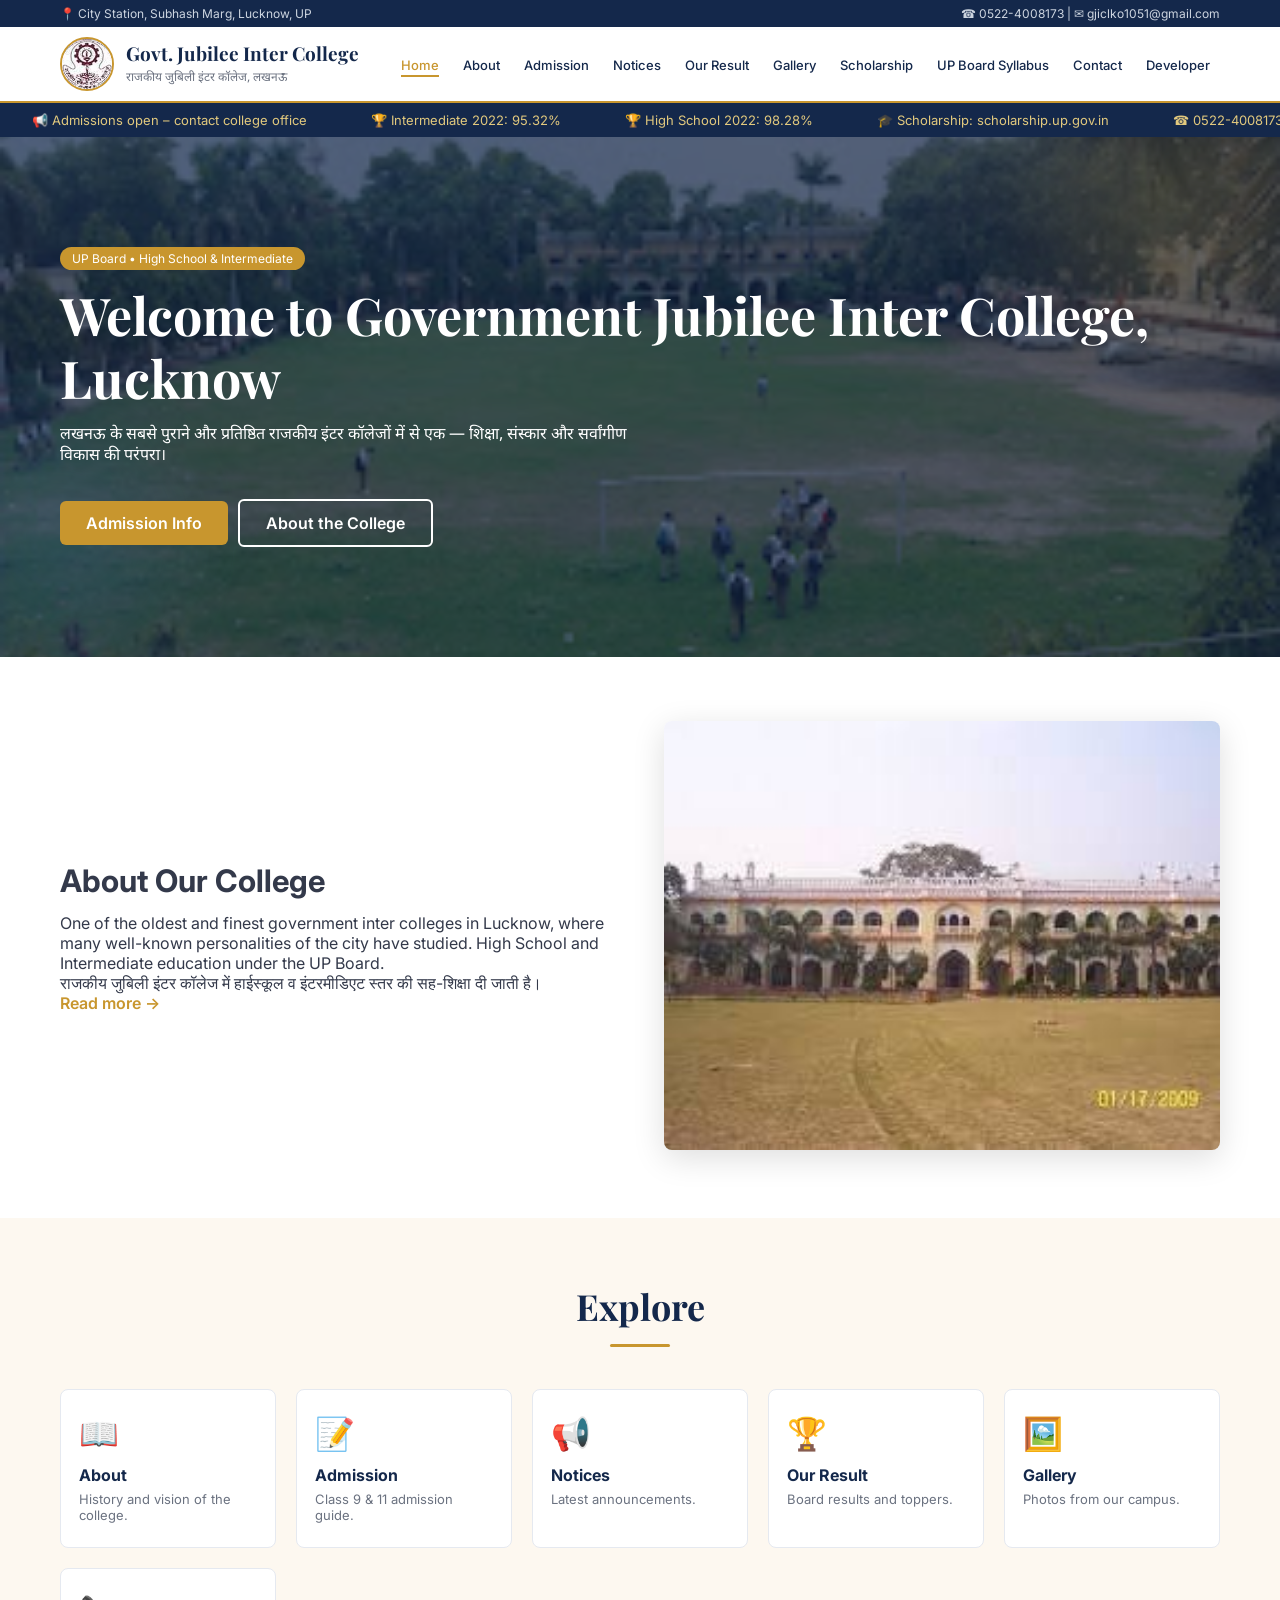
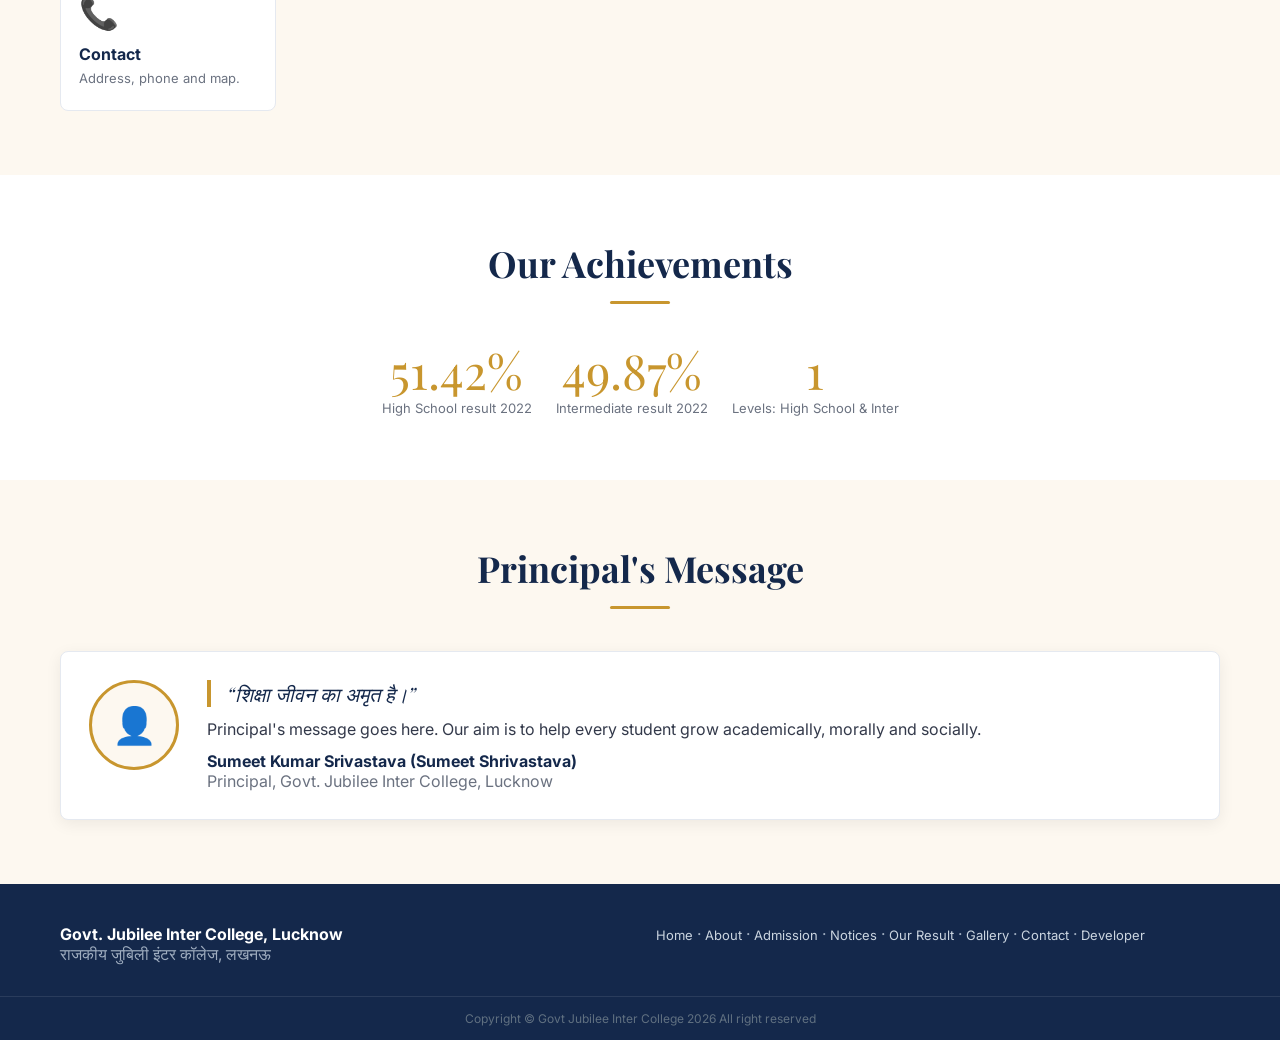
<file: index.html>
<!DOCTYPE html><html lang="hi"><head><meta charset="UTF-8"><meta name="viewport" content="width=device-width,initial-scale=1">
<title>Home | राजकीय जुबिली इंटर कॉलेज, लखनऊ</title><meta name="description" content="Government Jubilee Inter College, Lucknow – Home">
<link href="https://fonts.googleapis.com/css2?family=Noto+Sans+Devanagari:wght@400;600;700&family=Playfair+Display:wght@600;700&family=Inter:wght@400;500;600&display=swap" rel="stylesheet">
<link rel="stylesheet" href="style.css"></head><body>
<div class="strip"><div class="wrap"><span>📍 City Station, Subhash Marg, Lucknow, UP</span><span>☎ 0522-4008173 | ✉ gjiclko1051@gmail.com</span></div></div>
<header><div class="head"><a href="index.html" class="brand"><div class="logo"><img src="images/logo.jpg" alt="logo" onerror="this.parentNode.textContent='GJ'"></div><div><h1>Govt. Jubilee Inter College</h1><small>राजकीय जुबिली इंटर कॉलेज, लखनऊ</small></div></a>
<button class="burger" id="bg" aria-label="Menu">☰</button><nav id="nav"><ul><li><a href="index.html" class=on>Home</a></li><li><a href="about.html">About</a></li><li><a href="admission.html">Admission</a></li><li><a href="notices.html">Notices</a></li><li><a href="results.html">Our Result</a></li><li><a href="gallery.html">Gallery</a></li><li><a href="https://scholarship.up.gov.in/" target="_blank" rel="noopener">Scholarship</a></li><li><a href="https://prereg.upmsp.edu.in/Syllabus.html" target="_blank" rel="noopener">UP Board Syllabus</a></li><li><a href="contact.html">Contact</a></li><li><a href="developer.html">Developer</a></li></ul></nav></div></header>
<div class="ticker"><div><span>📢 Admissions open – contact college office</span> <span>🏆 Intermediate 2022: 95.32%</span> <span>🏆 High School 2022: 98.28%</span> <span>🎓 Scholarship: scholarship.up.gov.in</span> <span>☎ 0522-4008173</span> <span>📢 Admissions open – contact college office</span> <span>🏆 Intermediate 2022: 95.32%</span> <span>🏆 High School 2022: 98.28%</span> <span>🎓 Scholarship: scholarship.up.gov.in</span> <span>☎ 0522-4008173</span></div></div>
<div class="hero"><div class="bg" id="heroBg"></div><div class="orb o1"></div><div class="orb o2"></div><div class="wrap"><span class="tag">UP Board • High School &amp; Intermediate</span><h2>Welcome to Government Jubilee Inter College, Lucknow</h2><p>लखनऊ के सबसे पुराने और प्रतिष्ठित राजकीय इंटर कॉलेजों में से एक — शिक्षा, संस्कार और सर्वांगीण विकास की परंपरा।</p><a class="btn" href="admission.html">Admission Info</a><a class="btn ghost" href="about.html">About the College</a></div></div><section><div class="wrap"><div class="two"><div class="rv l"><h2 style="font-size:31px;margin-bottom:14px">About Our College</h2><p>One of the oldest and finest government inter colleges in Lucknow, where many well-known personalities of the city have studied. High School and Intermediate education under the UP Board.</p><p>राजकीय जुबिली इंटर कॉलेज में हाईस्कूल व इंटरमीडिएट स्तर की सह-शिक्षा दी जाती है।</p><a class="link" href="about.html">Read more →</a></div><div class="photo rv r"><img data-photo="0" alt="Campus"></div></div></div></section><section class=alt><div class="wrap"><div class="st rv"><h2>Explore</h2><div class="bar"></div></div><div class="cards"><a class="card rv" style="transition-delay:0ms" href="about.html"><div class="ic">📖</div><h3>About</h3><p>History and vision of the college.</p></a><a class="card rv" style="transition-delay:80ms" href="admission.html"><div class="ic">📝</div><h3>Admission</h3><p>Class 9 & 11 admission guide.</p></a><a class="card rv" style="transition-delay:160ms" href="notices.html"><div class="ic">📢</div><h3>Notices</h3><p>Latest announcements.</p></a><a class="card rv" style="transition-delay:240ms" href="results.html"><div class="ic">🏆</div><h3>Our Result</h3><p>Board results and toppers.</p></a><a class="card rv" style="transition-delay:320ms" href="gallery.html"><div class="ic">🖼️</div><h3>Gallery</h3><p>Photos from our campus.</p></a><a class="card rv" style="transition-delay:400ms" href="contact.html"><div class="ic">📞</div><h3>Contact</h3><p>Address, phone and map.</p></a></div></div></section><section><div class="wrap"><div class="st rv"><h2>Our Achievements</h2><div class="bar"></div></div><div class="stats"><div class="stat rv"><div class="n" data-n="98.28" data-d="2" data-s="%">0</div><div>High School result 2022</div></div><div class="stat rv"><div class="n" data-n="95.32" data-d="2" data-s="%">0</div><div>Intermediate result 2022</div></div><div class="stat rv"><div class="n" data-n="2" data-s="">0</div><div>Levels: High School &amp; Inter</div></div></div></div></section><section class=alt><div class="wrap"><div class="st rv"><h2>Principal's Message</h2><div class="bar"></div></div><div class="msg rv"><div class="avatar"><img data-p alt="" style="display:none">👤</div><div><blockquote>“शिक्षा जीवन का अमृत है।”</blockquote><p style="color:#33394a">Principal's message goes here. Our aim is to help every student grow academically, morally and socially.</p><p style="margin-top:12px"><b style="color:var(--navy)">Sumeet Kumar Srivastava (Sumeet Shrivastava)</b><br><span style="color:var(--muted)">Principal, Govt. Jubilee Inter College, Lucknow</span></p></div></div></div></section>
<footer><div class="wrap"><div><b style="color:#fff">Govt. Jubilee Inter College, Lucknow</b><br>राजकीय जुबिली इंटर कॉलेज, लखनऊ</div><div><a href="index.html">Home</a> · <a href="about.html">About</a> · <a href="admission.html">Admission</a> · <a href="notices.html">Notices</a> · <a href="results.html">Our Result</a> · <a href="gallery.html">Gallery</a> · <a href="contact.html">Contact</a> · <a href="developer.html">Developer</a></div></div>
<div class="copy">Copyright © Govt Jubilee Inter College 2026 All right reserved</div></footer>
<div class="lb" id="lb"><img alt=""></div><script src="main.js"></script></body></html>
</file>
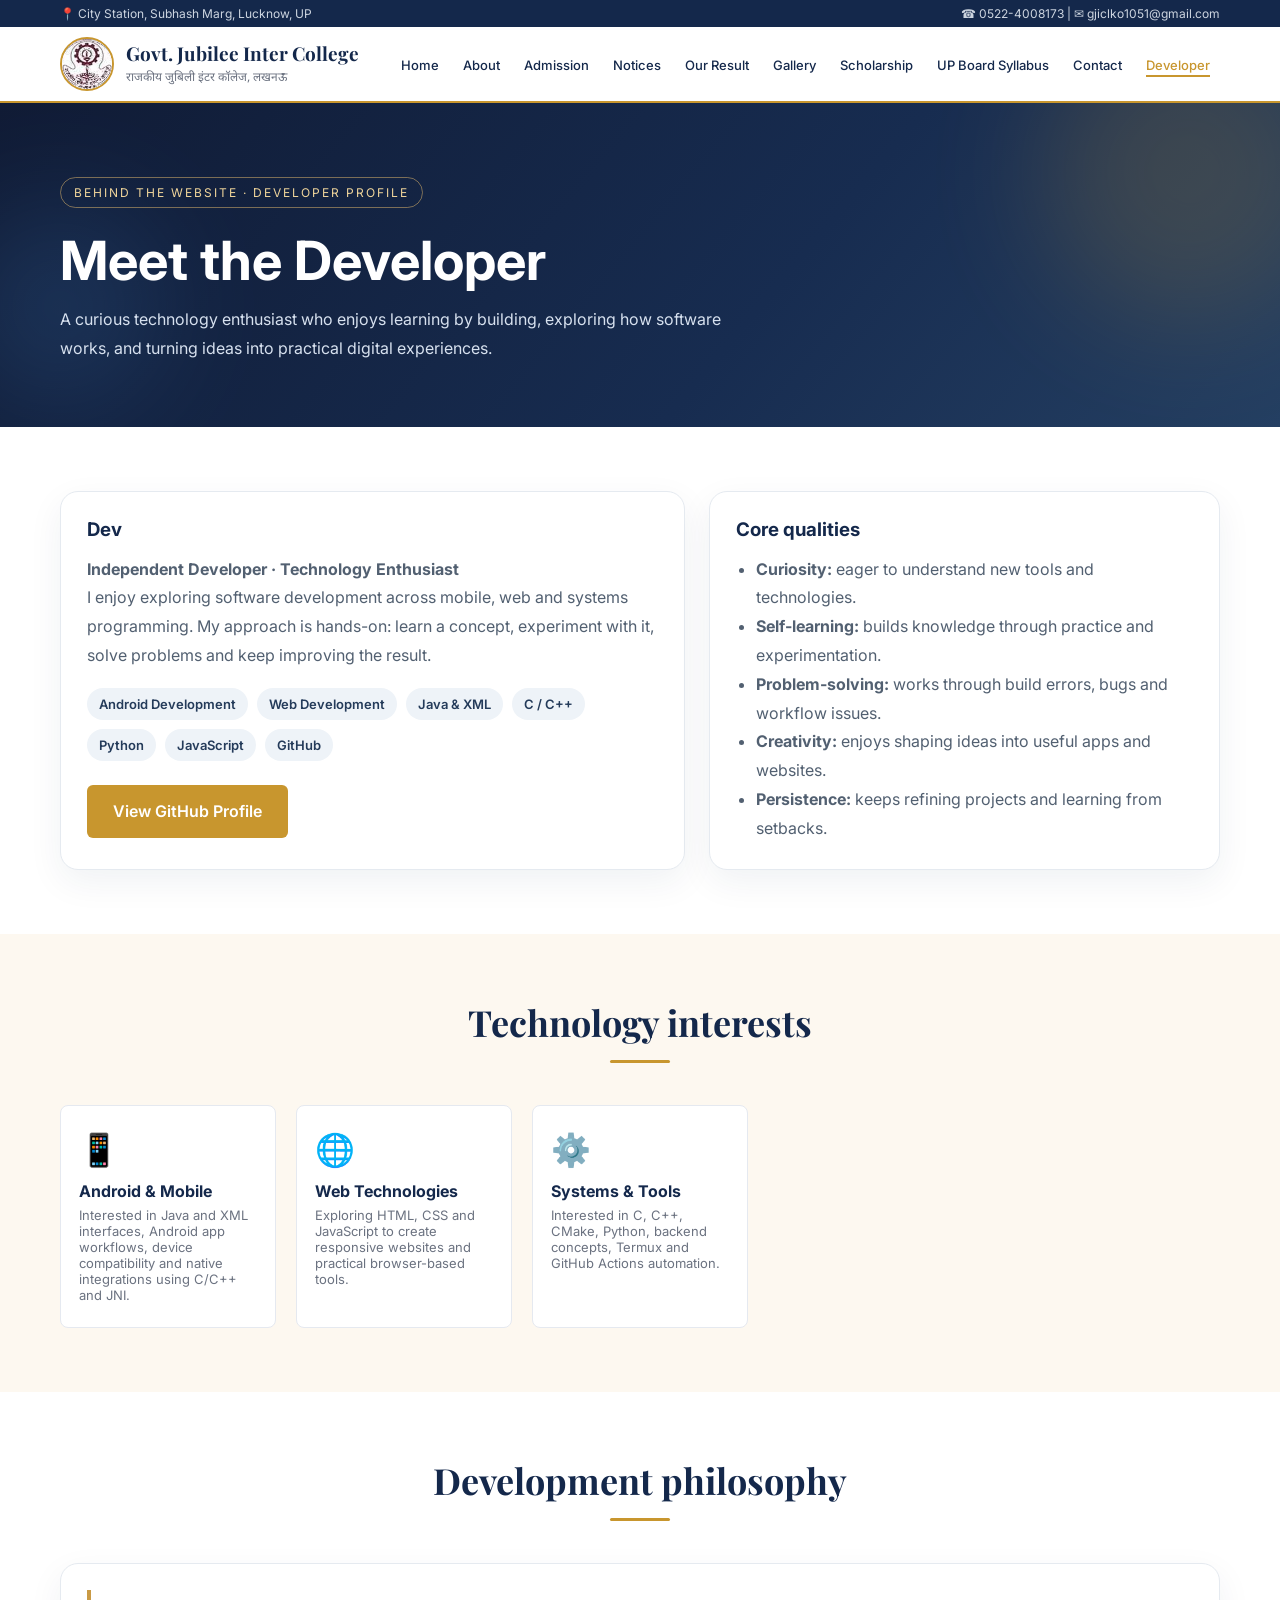
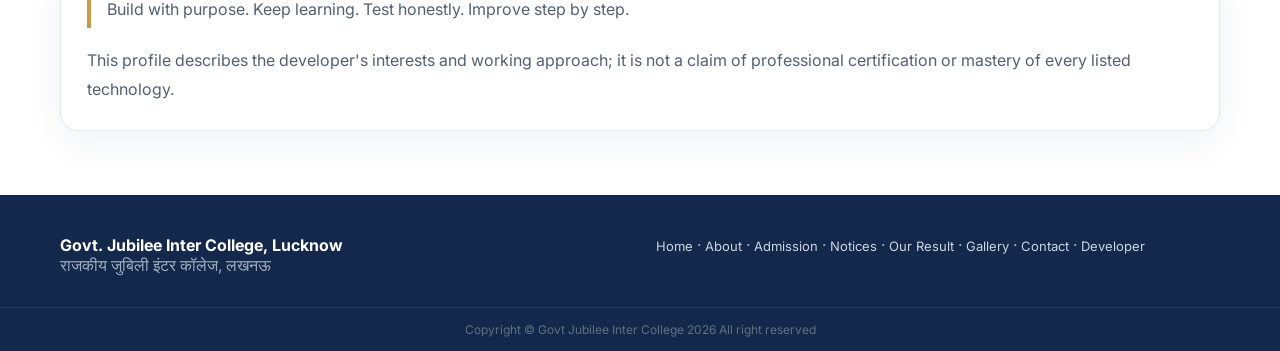
<file: developer.html>
<!DOCTYPE html><html lang="en"><head><meta charset="UTF-8"><meta name="viewport" content="width=device-width,initial-scale=1">
<title>Developer | Govt. Jubilee Inter College, Lucknow</title>
<meta name="description" content="Meet the developer behind the Government Jubilee Inter College, Lucknow website.">
<link href="https://fonts.googleapis.com/css2?family=Noto+Sans+Devanagari:wght@400;600;700&family=Playfair+Display:wght@600;700&family=Inter:wght@400;500;600;700&display=swap" rel="stylesheet">
<link rel="stylesheet" href="style.css">
<style>
.dev-hero{padding:74px 0 64px;background:linear-gradient(130deg,#101b35,#172c50 60%,#243f62);color:#fff;position:relative;overflow:hidden}
.dev-hero .wrap{position:relative;z-index:1}.dev-kicker{display:inline-block;border:1px solid #d9b36c88;color:#f0d59b;padding:7px 13px;border-radius:30px;font-size:12px;letter-spacing:2px;text-transform:uppercase}
.dev-hero h2{font-size:clamp(34px,5vw,54px);margin:20px 0 12px;color:#fff}.dev-hero p{max-width:700px;color:#d7e1ef;line-height:1.8}
.dev-panel{display:grid;grid-template-columns:1.1fr .9fr;gap:24px;align-items:stretch}.dev-card{background:#fff;border:1px solid #e5eaf0;border-radius:18px;padding:26px;box-shadow:0 12px 35px #172c5010}.dev-card h3{color:var(--navy);margin:0 0 14px}.dev-card p,.dev-card li{line-height:1.8;color:#526071}.dev-tags{display:flex;flex-wrap:wrap;gap:9px;margin-top:18px}.dev-tags span{padding:8px 12px;border-radius:30px;background:#eef3f8;color:#243b5a;font-size:13px;font-weight:600}.dev-list{padding-left:20px;margin:0}.dev-callout{border-left:4px solid #c99a45;padding:5px 0 5px 16px;color:#526071;line-height:1.8}
@media(max-width:760px){.dev-panel{grid-template-columns:1fr}.dev-hero{padding:55px 0 48px}}
</style></head><body>
<div class="strip"><div class="wrap"><span>📍 City Station, Subhash Marg, Lucknow, UP</span><span>☎ 0522-4008173 | ✉ gjiclko1051@gmail.com</span></div></div>
<header><div class="head"><a href="index.html" class="brand"><div class="logo"><img src="images/logo.jpg" alt="College emblem" onerror="this.parentNode.textContent='GJ'"></div><div><h1>Govt. Jubilee Inter College</h1><small>राजकीय जुबिली इंटर कॉलेज, लखनऊ</small></div></a>
<button class="burger" id="bg" aria-label="Menu">☰</button><nav id="nav"><ul><li><a href="index.html">Home</a></li><li><a href="about.html">About</a></li><li><a href="admission.html">Admission</a></li><li><a href="notices.html">Notices</a></li><li><a href="results.html">Our Result</a></li><li><a href="gallery.html">Gallery</a></li><li><a href="https://scholarship.up.gov.in/" target="_blank" rel="noopener">Scholarship</a></li><li><a href="https://prereg.upmsp.edu.in/Syllabus.html" target="_blank" rel="noopener">UP Board Syllabus</a></li><li><a href="contact.html">Contact</a></li><li><a href="developer.html" class="on">Developer</a></li></ul></nav></div></header>
<div class="dev-hero"><div class="orb o1"></div><div class="orb o2"></div><div class="wrap"><span class="dev-kicker">Behind the website · Developer profile</span><h2>Meet the Developer</h2><p>A curious technology enthusiast who enjoys learning by building, exploring how software works, and turning ideas into practical digital experiences.</p></div></div>
<section><div class="wrap"><div class="dev-panel">
<div class="dev-card"><h3>Dev</h3><p><b>Independent Developer · Technology Enthusiast</b></p><p>I enjoy exploring software development across mobile, web and systems programming. My approach is hands-on: learn a concept, experiment with it, solve problems and keep improving the result.</p><div class="dev-tags"><span>Android Development</span><span>Web Development</span><span>Java &amp; XML</span><span>C / C++</span><span>Python</span><span>JavaScript</span><span>GitHub</span></div><p style="margin-top:20px"><a class="btn" href="https://github.com/xsoftwareabdullah1-create" target="_blank" rel="noopener">View GitHub Profile</a></p></div>
<div class="dev-card"><h3>Core qualities</h3><ul class="dev-list"><li><b>Curiosity:</b> eager to understand new tools and technologies.</li><li><b>Self-learning:</b> builds knowledge through practice and experimentation.</li><li><b>Problem-solving:</b> works through build errors, bugs and workflow issues.</li><li><b>Creativity:</b> enjoys shaping ideas into useful apps and websites.</li><li><b>Persistence:</b> keeps refining projects and learning from setbacks.</li></ul></div>
</div></div></section>
<section class="alt"><div class="wrap"><div class="st"><h2>Technology interests</h2><div class="bar"></div></div><div class="cards">
<div class="card"><div class="ic">📱</div><h3>Android &amp; Mobile</h3><p>Interested in Java and XML interfaces, Android app workflows, device compatibility and native integrations using C/C++ and JNI.</p></div>
<div class="card"><div class="ic">🌐</div><h3>Web Technologies</h3><p>Exploring HTML, CSS and JavaScript to create responsive websites and practical browser-based tools.</p></div>
<div class="card"><div class="ic">⚙️</div><h3>Systems &amp; Tools</h3><p>Interested in C, C++, CMake, Python, backend concepts, Termux and GitHub Actions automation.</p></div>
</div></div></section>
<section><div class="wrap"><div class="st"><h2>Development philosophy</h2><div class="bar"></div></div><div class="dev-card"><p class="dev-callout">Build with purpose. Keep learning. Test honestly. Improve step by step.</p><p style="margin-top:18px">This profile describes the developer's interests and working approach; it is not a claim of professional certification or mastery of every listed technology.</p></div></div></section>
<footer><div class="wrap"><div><b style="color:#fff">Govt. Jubilee Inter College, Lucknow</b><br>राजकीय जुबिली इंटर कॉलेज, लखनऊ</div><div><a href="index.html">Home</a> · <a href="about.html">About</a> · <a href="admission.html">Admission</a> · <a href="notices.html">Notices</a> · <a href="results.html">Our Result</a> · <a href="gallery.html">Gallery</a> · <a href="contact.html">Contact</a> · <a href="developer.html">Developer</a></div></div><div class="copy">Copyright © Govt Jubilee Inter College 2026 All right reserved</div></footer>
<div class="lb" id="lb"><img alt=""></div><script src="main.js"></script></body></html>
</file>
<file: style.css>
:root{--navy:#14284b;--gold:#c8962e;--cream:#fdf8f0;--muted:#6b7280;--r:8px}
*{box-sizing:border-box;margin:0;padding:0}
body{font-family:'Inter',sans-serif;color:#33394a;background:#fff;overflow-x:hidden}
.strip{background:var(--navy);color:#cdd5e0;font-size:12px;padding:6px 0}
.strip .wrap{display:flex;justify-content:space-between;gap:8px;flex-wrap:wrap}
header{position:sticky;top:0;z-index:100;background:#fff;border-bottom:2px solid var(--gold);transition:box-shadow .3s}
header.sc{box-shadow:0 4px 20px #0003}
.head{display:flex;align-items:center;gap:14px;padding:10px 20px;max-width:1200px;margin:auto}
.brand{display:flex;align-items:center;gap:12px;text-decoration:none;color:inherit}
.logo{width:54px;height:54px;border-radius:50%;border:2px solid var(--gold);overflow:hidden;display:flex;align-items:center;justify-content:center;font-weight:700;color:var(--navy);background:var(--cream);animation:pulse 3s ease-in-out infinite}
.logo img{width:100%;height:100%;object-fit:cover}
@keyframes pulse{0%,100%{box-shadow:0 0 0 0 #c8962e55}50%{box-shadow:0 0 0 8px #c8962e00}}
.brand h1{font-family:'Playfair Display',serif;font-size:19px;color:var(--navy);line-height:1.2}
.brand small{font-size:12px;color:var(--muted);font-family:'Noto Sans Devanagari',sans-serif}
.burger{display:none;background:none;border:none;font-size:24px;cursor:pointer;color:var(--navy);margin-left:auto}
nav{margin-left:auto}
nav ul{display:flex;gap:4px;list-style:none;flex-wrap:wrap}
nav a{text-decoration:none;color:var(--navy);font-size:13px;font-weight:500;padding:6px 10px;border-radius:4px;position:relative;transition:color .2s}
nav a::after{content:'';position:absolute;bottom:2px;left:10px;right:10px;height:2px;background:var(--gold);transform:scaleX(0);transition:transform .25s}
nav a:hover::after,nav a.on::after{transform:scaleX(1)}
nav a.on{color:var(--gold)}
.ticker{background:var(--navy);color:#e2c97e;font-size:13px;overflow:hidden;height:34px;display:flex;align-items:center}
.ticker div{display:flex;white-space:nowrap;animation:tick 30s linear infinite}
.ticker div:hover{animation-play-state:paused}
.ticker span{padding:0 32px}
@keyframes tick{from{transform:translateX(0)}to{transform:translateX(-50%)}}
.hero{position:relative;min-height:520px;display:flex;align-items:center;overflow:hidden;background:var(--navy)}
.hero .bg{position:absolute;inset:0;background-size:cover;background-position:center;opacity:.35;animation:kb 20s ease-in-out infinite alternate}
@keyframes kb{from{transform:scale(1)}to{transform:scale(1.08)}}
.hero.sm{min-height:200px}
.orb{position:absolute;border-radius:50%;filter:blur(60px);opacity:.18;animation:orb 8s ease-in-out infinite alternate}
.o1{width:300px;height:300px;background:var(--gold);top:-80px;right:-60px}
.o2{width:200px;height:200px;background:#4a90d9;bottom:20px;left:-40px;animation-delay:3s}
.hero .wrap{position:relative;z-index:2;padding:60px 20px;max-width:1200px;margin:auto;color:#fff}
.hero .wrap h2{font-family:'Playfair Display',serif;font-size:clamp(26px,5vw,52px);line-height:1.2;margin-bottom:16px;animation:fadeUp .8s .2s both}
.hero .wrap p{font-size:16px;opacity:.9;max-width:600px;margin-bottom:28px;animation:fadeUp .8s .4s both;font-family:'Noto Sans Devanagari',sans-serif}
.tag{display:inline-block;background:var(--gold);color:#fff;font-size:12px;padding:4px 12px;border-radius:20px;margin-bottom:14px;animation:fadeUp .8s .05s both}
.btn{display:inline-block;padding:12px 26px;border-radius:6px;font-weight:600;text-decoration:none;transition:transform .2s,box-shadow .2s;background:var(--gold);color:#fff;margin-right:10px;margin-top:4px;animation:fadeUp .8s .6s both}
.btn:hover{transform:translateY(-2px);box-shadow:0 6px 20px #c8962e55}
.btn.ghost{background:transparent;border:2px solid #fff;color:#fff}
.btn.ghost:hover{background:#fff1;box-shadow:none}
@keyframes orb{from{transform:translate(0,0)}to{transform:translate(20px,20px)}}
@keyframes fadeUp{from{opacity:0;transform:translateY(24px)}to{opacity:1;transform:none}}
.wrap{max-width:1200px;margin:auto;padding:0 20px}
section{padding:64px 0}
section.alt{background:var(--cream)}
.st{text-align:center;margin-bottom:42px}
.st h2{font-family:'Playfair Display',serif;font-size:clamp(22px,4vw,36px);color:var(--navy)}
.st p{color:var(--muted);margin-top:8px;font-size:15px}
.bar{width:60px;height:3px;background:var(--gold);margin:14px auto 0;border-radius:2px}
.two{display:grid;grid-template-columns:1fr 1fr;gap:48px;align-items:center}
.prose p{margin-bottom:14px;line-height:1.75;color:#444;font-size:15px}
.photo img{width:100%;border-radius:var(--r);box-shadow:0 8px 32px #0002;transition:transform .4s}
.photo img:hover{transform:scale(1.02)}
.link{color:var(--gold);font-weight:600;text-decoration:none}
.link:hover{text-decoration:underline}
.cards{display:grid;grid-template-columns:repeat(auto-fill,minmax(190px,1fr));gap:20px}
.card{background:#fff;border-radius:var(--r);padding:24px 18px;text-decoration:none;color:inherit;border:1px solid #e5e9f0;transition:transform .25s,box-shadow .25s,border-color .25s}
.card:hover{transform:translateY(-6px);box-shadow:0 12px 32px #14284b18;border-color:var(--gold)}
.card .ic{font-size:32px;margin-bottom:12px}
.card h3{font-size:16px;color:var(--navy);margin-bottom:6px}
.card p{font-size:13px;color:var(--muted)}
.stats{display:flex;gap:24px;flex-wrap:wrap;justify-content:center}
.stat{text-align:center;min-width:140px}
.n{font-family:'Playfair Display',serif;font-size:48px;color:var(--gold);line-height:1}
.stat div:last-child{font-size:13px;color:var(--muted);margin-top:6px}
.toppers{display:flex;gap:16px;flex-wrap:wrap;justify-content:center;margin-top:28px}
.top{background:#fff;border:1px solid #e5e9f0;border-radius:var(--r);padding:16px 24px;text-align:center;min-width:150px}
.top b{display:block;color:var(--navy);font-size:15px}
.top span{font-size:12px;color:var(--muted)}
.nl{display:flex;flex-direction:column;gap:14px}
.notice{display:flex;gap:16px;align-items:flex-start;padding:16px;background:#fff;border-radius:var(--r);border-left:4px solid var(--gold);box-shadow:0 2px 8px #0001}
.notice .d{background:var(--navy);color:#fff;font-size:11px;font-weight:700;padding:4px 10px;border-radius:4px;white-space:nowrap;flex-shrink:0}
.notice b{display:block;color:var(--navy);margin-bottom:4px;font-size:15px}
.notice span{font-size:13px;color:var(--muted)}
.gal{display:grid;grid-template-columns:repeat(auto-fill,minmax(220px,1fr));gap:12px}
.g{position:relative;overflow:hidden;border-radius:var(--r);cursor:pointer;aspect-ratio:4/3}
.g img{width:100%;height:100%;object-fit:cover;transition:transform .4s}
.g:hover img{transform:scale(1.1)}
.g::after{content:'🔍';position:absolute;inset:0;display:flex;align-items:center;justify-content:center;font-size:28px;background:#0005;color:#fff;opacity:0;transition:opacity .3s}
.g:hover::after{opacity:1}
.lb{position:fixed;inset:0;background:#000c;z-index:999;display:none;align-items:center;justify-content:center;cursor:zoom-out;animation:fadeIn .2s}
.lb.on{display:flex}
.lb img{max-width:90vw;max-height:90vh;border-radius:var(--r);box-shadow:0 20px 60px #000}
@keyframes fadeIn{from{opacity:0}to{opacity:1}}
.msg{display:flex;gap:28px;align-items:flex-start;background:#fff;border-radius:var(--r);padding:28px;border:1px solid #e5e9f0;box-shadow:0 4px 16px #0001}
.avatar{width:90px;height:90px;border-radius:50%;background:var(--cream);border:3px solid var(--gold);overflow:hidden;flex-shrink:0;display:flex;align-items:center;justify-content:center;font-size:36px}
.avatar img{width:100%;height:100%;object-fit:cover}
blockquote{font-family:'Playfair Display',serif;font-size:20px;color:var(--navy);border-left:4px solid var(--gold);padding-left:16px;margin-bottom:12px;font-style:italic}
.tl{display:flex;flex-direction:column;gap:0}
.tl .rv{padding:20px 20px 20px 32px;border-left:3px solid var(--gold);position:relative;margin-left:16px}
.tl .rv::before{content:'';position:absolute;width:12px;height:12px;background:var(--gold);border-radius:50%;left:-7.5px;top:24px}
.tl .rv b{color:var(--navy);font-size:16px;display:block;margin-bottom:6px}
.contact{display:grid;grid-template-columns:1fr 1fr;gap:40px;align-items:start}
.contact p{margin-bottom:16px;line-height:1.75;font-size:15px}
.contact iframe{width:100%;height:300px;border:0;border-radius:var(--r)}
form{display:flex;flex-direction:column;gap:14px}
form input,form textarea,form select{padding:12px 14px;border:1px solid #d1d5db;border-radius:6px;font-size:14px;font-family:inherit;width:100%;transition:border-color .2s}
form input:focus,form textarea:focus,form select:focus{outline:none;border-color:var(--gold)}
footer{background:var(--navy);color:#a0aec0;padding:40px 0 0}
footer .wrap{display:grid;grid-template-columns:1fr 1fr;gap:32px;padding-bottom:32px}
footer a{color:#cbd5e0;text-decoration:none;font-size:13px}
footer a:hover{color:var(--gold)}
.copy{border-top:1px solid #ffffff18;padding:14px 20px;text-align:center;font-size:12px;color:#607080}
.rv{opacity:0;transform:translateY(28px);transition:opacity .6s,transform .6s}
.rv.l{transform:translateX(-32px)}
.rv.r{transform:translateX(32px)}
.rv.in{opacity:1;transform:none}
.sm-note{font-size:12px;color:var(--muted);margin-top:16px}
@media(max-width:760px){
.two,.contact,.footer .wrap{grid-template-columns:1fr}
.burger{display:block}
nav{position:fixed;top:0;right:-260px;width:260px;height:100%;background:#fff;box-shadow:-4px 0 20px #0003;transition:right .3s;z-index:200;padding-top:60px;overflow-y:auto}
nav.open{right:0}
nav ul{flex-direction:column;padding:16px}
nav a{display:block;padding:12px 16px;font-size:15px}
.stats{flex-direction:column;align-items:center}
}
</file>
